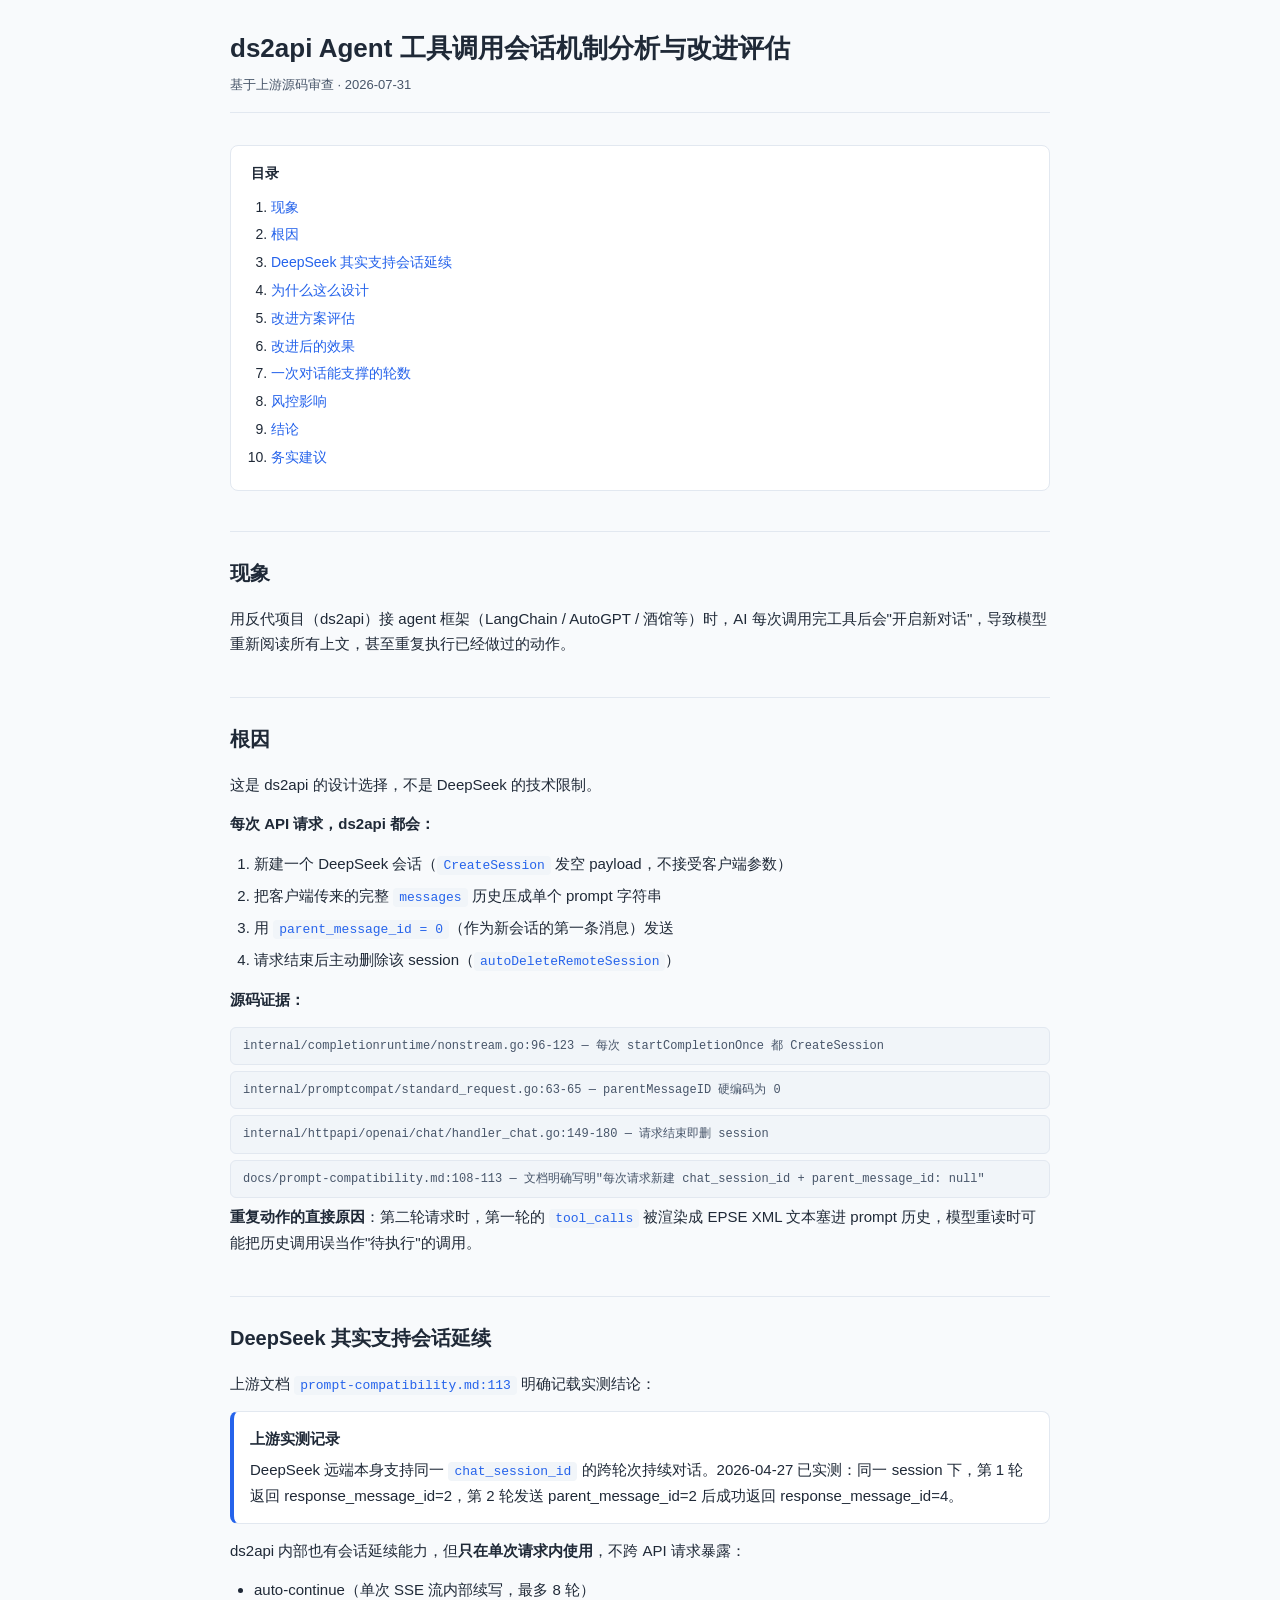
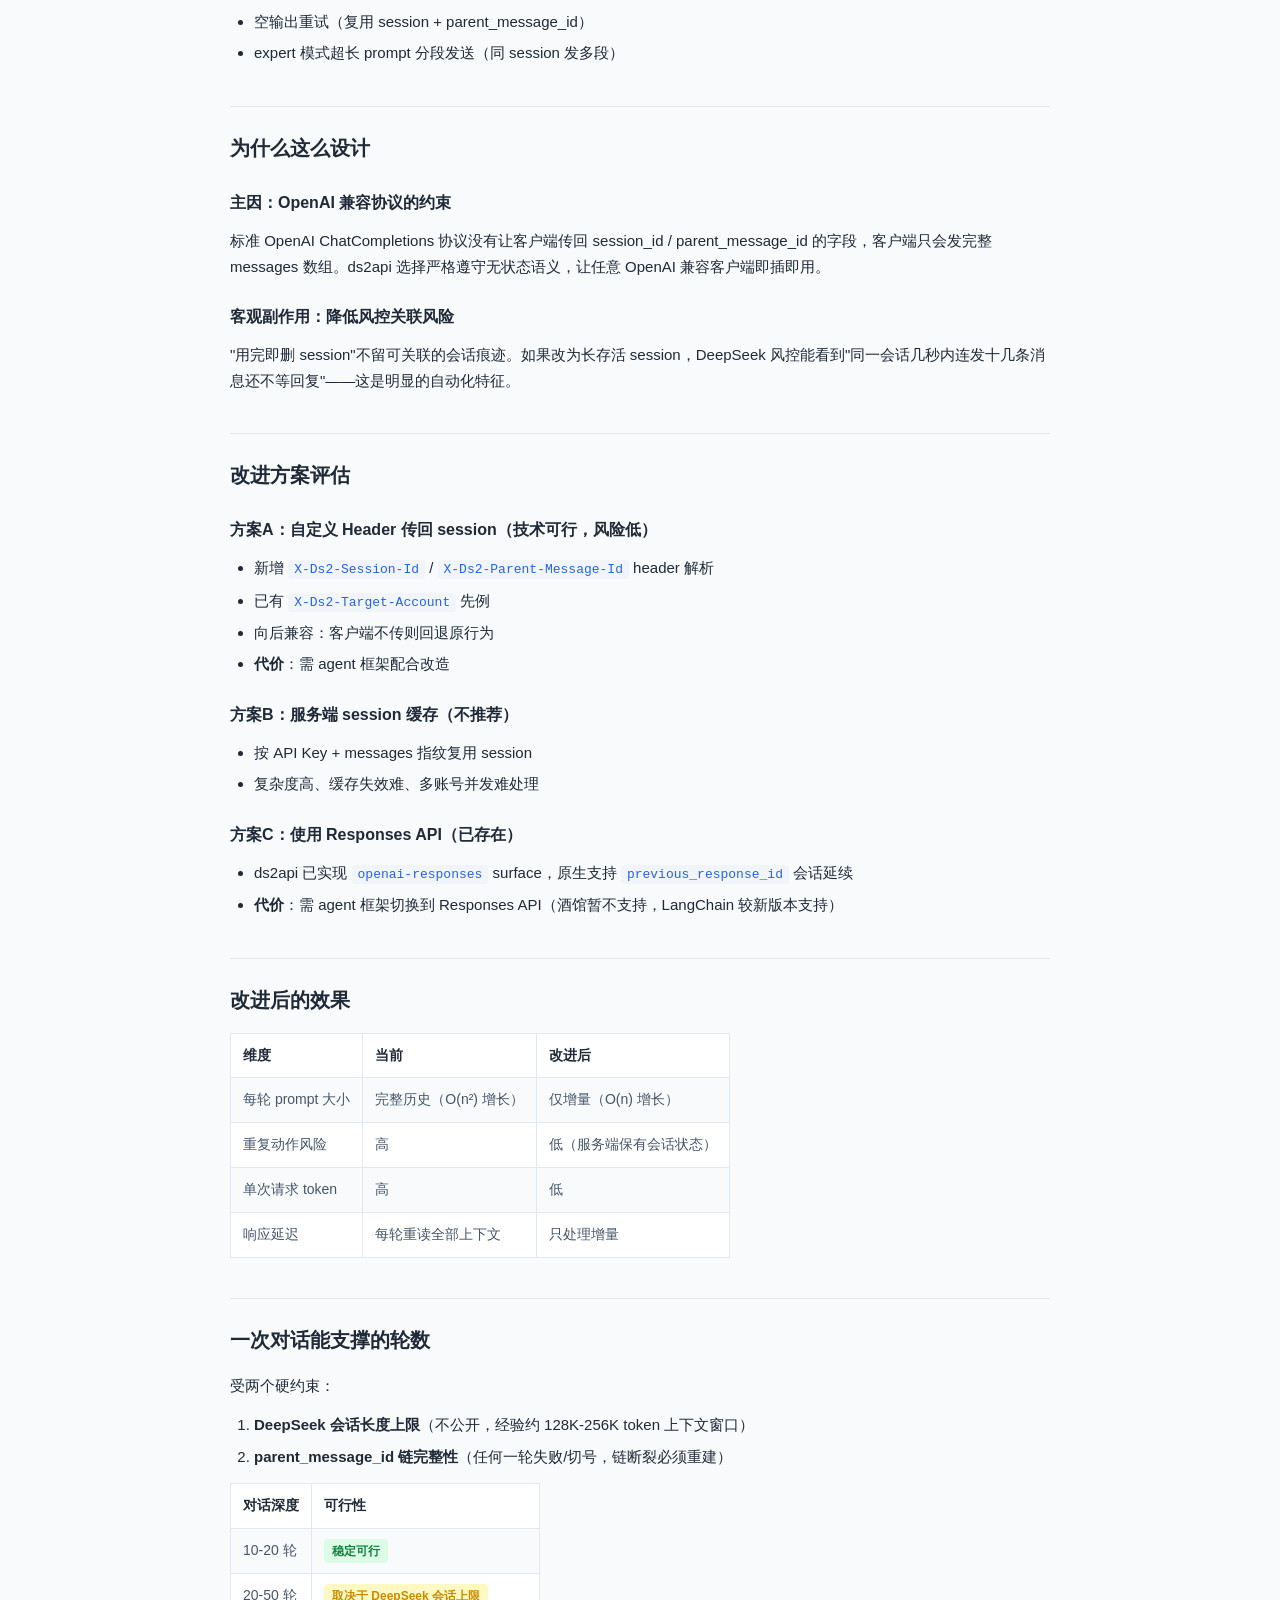
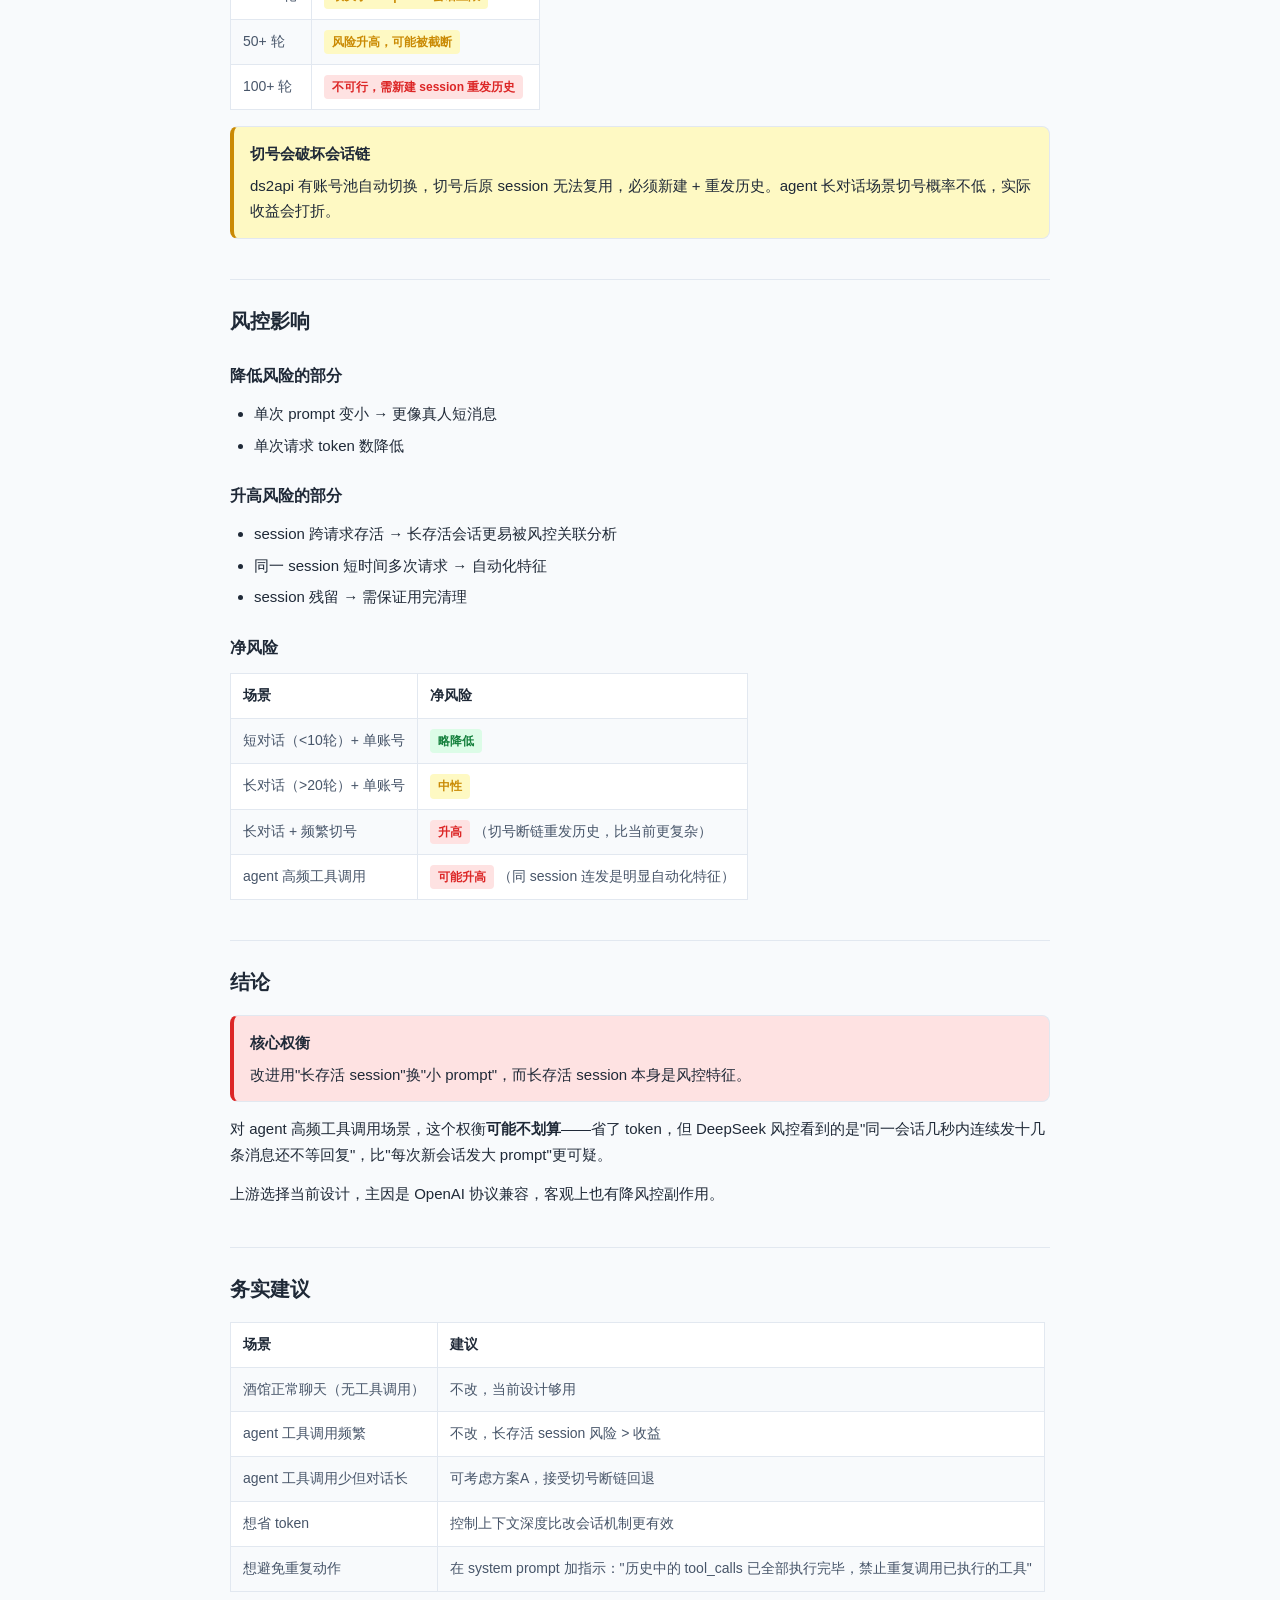
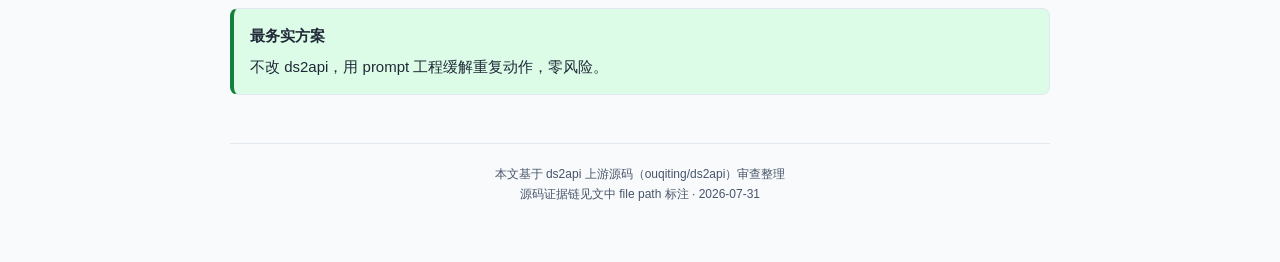
<file: docs/agent-session-analysis.html>
<!DOCTYPE html>
<html lang="zh-CN">
<head>
<meta charset="UTF-8">
<meta name="viewport" content="width=device-width, initial-scale=1.0">
<title>ds2api Agent 工具调用会话机制分析与改进评估</title>
<style>
:root {
    --bg: #f8fafc;
    --surface: #ffffff;
    --text: #1f2937;
    --text-light: #475569;
    --primary: #2563eb;
    --primary-light: #dbeafe;
    --green: #15803d;
    --green-light: #dcfce7;
    --red: #dc2626;
    --red-light: #fee2e2;
    --yellow: #ca8a04;
    --yellow-light: #fef9c3;
    --border: #e2e8f0;
    --code-bg: #f1f5f9;
}
@media (prefers-color-scheme: dark) {
    :root {
        --bg: #0f172a;
        --surface: #1e293b;
        --text: #f1f5f9;
        --text-light: #94a3b8;
        --primary: #3b82f6;
        --primary-light: #1e3a5f;
        --green: #22c55e;
        --green-light: #14532d;
        --red: #ef4444;
        --red-light: #7f1d1d;
        --yellow: #eab308;
        --yellow-light: #713f12;
        --border: #334155;
        --code-bg: #0f172a;
    }
}
* { box-sizing: border-box; }
body {
    margin: 0;
    padding: 0;
    background: var(--bg);
    color: var(--text);
    font-family: -apple-system, BlinkMacSystemFont, 'Segoe UI', 'PingFang SC', 'Hiragino Sans GB', 'Microsoft YaHei', sans-serif;
    line-height: 1.7;
    font-size: 15px;
}
.container {
    max-width: 860px;
    margin: 0 auto;
    padding: 32px 20px 64px;
}
h1 {
    font-size: 26px;
    font-weight: 700;
    margin: 0 0 8px;
    line-height: 1.3;
    color: var(--text);
}
.subtitle {
    color: var(--text-light);
    font-size: 13px;
    margin: 0 0 32px;
    padding-bottom: 16px;
    border-bottom: 1px solid var(--border);
}
h2 {
    font-size: 20px;
    font-weight: 600;
    margin: 40px 0 16px;
    padding-top: 24px;
    border-top: 1px solid var(--border);
    color: var(--text);
}
h3 {
    font-size: 16px;
    font-weight: 600;
    margin: 24px 0 12px;
    color: var(--text);
}
p { margin: 0 0 14px; }
ul, ol { margin: 0 0 14px; padding-left: 24px; }
li { margin-bottom: 6px; }
strong { color: var(--text); font-weight: 600; }
code {
    background: var(--code-bg);
    padding: 2px 6px;
    border-radius: 4px;
    font-size: 13px;
    font-family: 'SF Mono', Monaco, Consolas, monospace;
    color: var(--primary);
}
pre {
    background: var(--code-bg);
    padding: 14px 16px;
    border-radius: 8px;
    overflow-x: auto;
    border: 1px solid var(--border);
    margin: 0 0 14px;
}
pre code {
    background: none;
    padding: 0;
    color: var(--text);
    font-size: 13px;
}
table {
    width: 100%;
    border-collapse: collapse;
    margin: 0 0 16px;
    font-size: 14px;
    display: block;
    overflow-x: auto;
}
th, td {
    padding: 10px 12px;
    text-align: left;
    border: 1px solid var(--border);
    vertical-align: top;
}
th {
    background: var(--surface);
    font-weight: 600;
    color: var(--text);
    white-space: nowrap;
}
td { color: var(--text-light); }
tr:nth-child(even) td { background: var(--surface); }
.callout {
    background: var(--surface);
    border: 1px solid var(--border);
    border-left: 4px solid var(--primary);
    border-radius: 8px;
    padding: 14px 16px;
    margin: 0 0 14px;
}
.callout-warning {
    border-left-color: var(--yellow);
    background: var(--yellow-light);
}
.callout-success {
    border-left-color: var(--green);
    background: var(--green-light);
}
.callout-danger {
    border-left-color: var(--red);
    background: var(--red-light);
}
.callout-title {
    font-weight: 600;
    margin-bottom: 6px;
    color: var(--text);
}
.tag {
    display: inline-block;
    padding: 2px 8px;
    border-radius: 4px;
    font-size: 12px;
    font-weight: 600;
    margin-right: 4px;
}
.tag-green { background: var(--green-light); color: var(--green); }
.tag-red { background: var(--red-light); color: var(--red); }
.tag-yellow { background: var(--yellow-light); color: var(--yellow); }
.tag-blue { background: var(--primary-light); color: var(--primary); }
.source {
    background: var(--code-bg);
    border: 1px solid var(--border);
    border-radius: 6px;
    padding: 8px 12px;
    margin: 4px 0 6px;
    font-family: 'SF Mono', Monaco, Consolas, monospace;
    font-size: 12px;
    color: var(--text-light);
    word-break: break-all;
}
.toc {
    background: var(--surface);
    border: 1px solid var(--border);
    border-radius: 8px;
    padding: 16px 20px;
    margin: 0 0 32px;
}
.toc-title {
    font-weight: 600;
    margin-bottom: 10px;
    color: var(--text);
    font-size: 14px;
}
.toc ol {
    margin: 0;
    padding-left: 20px;
    font-size: 14px;
}
.toc li { margin-bottom: 4px; }
.toc a {
    color: var(--primary);
    text-decoration: none;
}
.toc a:hover { text-decoration: underline; }
.footer {
    margin-top: 48px;
    padding-top: 20px;
    border-top: 1px solid var(--border);
    color: var(--text-light);
    font-size: 12px;
    text-align: center;
}
@media (max-width: 640px) {
    .container { padding: 20px 14px 40px; }
    h1 { font-size: 22px; }
    h2 { font-size: 18px; }
    body { font-size: 14px; }
}
</style>
</head>
<body>
<div class="container">

<h1>ds2api Agent 工具调用会话机制分析与改进评估</h1>
<p class="subtitle">基于上游源码审查 · 2026-07-31</p>

<div class="toc">
    <div class="toc-title">目录</div>
    <ol>
        <li><a href="#sec1">现象</a></li>
        <li><a href="#sec2">根因</a></li>
        <li><a href="#sec3">DeepSeek 其实支持会话延续</a></li>
        <li><a href="#sec4">为什么这么设计</a></li>
        <li><a href="#sec5">改进方案评估</a></li>
        <li><a href="#sec6">改进后的效果</a></li>
        <li><a href="#sec7">一次对话能支撑的轮数</a></li>
        <li><a href="#sec8">风控影响</a></li>
        <li><a href="#sec9">结论</a></li>
        <li><a href="#sec10">务实建议</a></li>
    </ol>
</div>

<h2 id="sec1">现象</h2>
<p>用反代项目（ds2api）接 agent 框架（LangChain / AutoGPT / 酒馆等）时，AI 每次调用完工具后会"开启新对话"，导致模型重新阅读所有上文，甚至重复执行已经做过的动作。</p>

<h2 id="sec2">根因</h2>
<p>这是 ds2api 的设计选择，不是 DeepSeek 的技术限制。</p>
<p><strong>每次 API 请求，ds2api 都会：</strong></p>
<ol>
    <li>新建一个 DeepSeek 会话（<code>CreateSession</code> 发空 payload，不接受客户端参数）</li>
    <li>把客户端传来的完整 <code>messages</code> 历史压成单个 prompt 字符串</li>
    <li>用 <code>parent_message_id = 0</code>（作为新会话的第一条消息）发送</li>
    <li>请求结束后主动删除该 session（<code>autoDeleteRemoteSession</code>）</li>
</ol>
<p><strong>源码证据：</strong></p>
<div class="source">internal/completionruntime/nonstream.go:96-123 — 每次 startCompletionOnce 都 CreateSession</div>
<div class="source">internal/promptcompat/standard_request.go:63-65 — parentMessageID 硬编码为 0</div>
<div class="source">internal/httpapi/openai/chat/handler_chat.go:149-180 — 请求结束即删 session</div>
<div class="source">docs/prompt-compatibility.md:108-113 — 文档明确写明"每次请求新建 chat_session_id + parent_message_id: null"</div>
<p><strong>重复动作的直接原因</strong>：第二轮请求时，第一轮的 <code>tool_calls</code> 被渲染成 EPSE XML 文本塞进 prompt 历史，模型重读时可能把历史调用误当作"待执行"的调用。</p>

<h2 id="sec3">DeepSeek 其实支持会话延续</h2>
<p>上游文档 <code>prompt-compatibility.md:113</code> 明确记载实测结论：</p>
<div class="callout">
    <div class="callout-title">上游实测记录</div>
    DeepSeek 远端本身支持同一 <code>chat_session_id</code> 的跨轮次持续对话。2026-04-27 已实测：同一 session 下，第 1 轮返回 response_message_id=2，第 2 轮发送 parent_message_id=2 后成功返回 response_message_id=4。
</div>
<p>ds2api 内部也有会话延续能力，但<strong>只在单次请求内使用</strong>，不跨 API 请求暴露：</p>
<ul>
    <li>auto-continue（单次 SSE 流内部续写，最多 8 轮）</li>
    <li>空输出重试（复用 session + parent_message_id）</li>
    <li>expert 模式超长 prompt 分段发送（同 session 发多段）</li>
</ul>

<h2 id="sec4">为什么这么设计</h2>
<h3>主因：OpenAI 兼容协议的约束</h3>
<p>标准 OpenAI ChatCompletions 协议没有让客户端传回 session_id / parent_message_id 的字段，客户端只会发完整 messages 数组。ds2api 选择严格遵守无状态语义，让任意 OpenAI 兼容客户端即插即用。</p>
<h3>客观副作用：降低风控关联风险</h3>
<p>"用完即删 session"不留可关联的会话痕迹。如果改为长存活 session，DeepSeek 风控能看到"同一会话几秒内连发十几条消息还不等回复"——这是明显的自动化特征。</p>

<h2 id="sec5">改进方案评估</h2>
<h3>方案A：自定义 Header 传回 session（技术可行，风险低）</h3>
<ul>
    <li>新增 <code>X-Ds2-Session-Id</code> / <code>X-Ds2-Parent-Message-Id</code> header 解析</li>
    <li>已有 <code>X-Ds2-Target-Account</code> 先例</li>
    <li>向后兼容：客户端不传则回退原行为</li>
    <li><strong>代价</strong>：需 agent 框架配合改造</li>
</ul>
<h3>方案B：服务端 session 缓存（不推荐）</h3>
<ul>
    <li>按 API Key + messages 指纹复用 session</li>
    <li>复杂度高、缓存失效难、多账号并发难处理</li>
</ul>
<h3>方案C：使用 Responses API（已存在）</h3>
<ul>
    <li>ds2api 已实现 <code>openai-responses</code> surface，原生支持 <code>previous_response_id</code> 会话延续</li>
    <li><strong>代价</strong>：需 agent 框架切换到 Responses API（酒馆暂不支持，LangChain 较新版本支持）</li>
</ul>

<h2 id="sec6">改进后的效果</h2>
<table>
    <thead>
        <tr><th>维度</th><th>当前</th><th>改进后</th></tr>
    </thead>
    <tbody>
        <tr><td>每轮 prompt 大小</td><td>完整历史（O(n²) 增长）</td><td>仅增量（O(n) 增长）</td></tr>
        <tr><td>重复动作风险</td><td>高</td><td>低（服务端保有会话状态）</td></tr>
        <tr><td>单次请求 token</td><td>高</td><td>低</td></tr>
        <tr><td>响应延迟</td><td>每轮重读全部上下文</td><td>只处理增量</td></tr>
    </tbody>
</table>

<h2 id="sec7">一次对话能支撑的轮数</h2>
<p>受两个硬约束：</p>
<ol>
    <li><strong>DeepSeek 会话长度上限</strong>（不公开，经验约 128K-256K token 上下文窗口）</li>
    <li><strong>parent_message_id 链完整性</strong>（任何一轮失败/切号，链断裂必须重建）</li>
</ol>
<table>
    <thead>
        <tr><th>对话深度</th><th>可行性</th></tr>
    </thead>
    <tbody>
        <tr><td>10-20 轮</td><td><span class="tag tag-green">稳定可行</span></td></tr>
        <tr><td>20-50 轮</td><td><span class="tag tag-yellow">取决于 DeepSeek 会话上限</span></td></tr>
        <tr><td>50+ 轮</td><td><span class="tag tag-yellow">风险升高，可能被截断</span></td></tr>
        <tr><td>100+ 轮</td><td><span class="tag tag-red">不可行，需新建 session 重发历史</span></td></tr>
    </tbody>
</table>
<div class="callout callout-warning">
    <div class="callout-title">切号会破坏会话链</div>
    ds2api 有账号池自动切换，切号后原 session 无法复用，必须新建 + 重发历史。agent 长对话场景切号概率不低，实际收益会打折。
</div>

<h2 id="sec8">风控影响</h2>
<h3>降低风险的部分</h3>
<ul>
    <li>单次 prompt 变小 → 更像真人短消息</li>
    <li>单次请求 token 数降低</li>
</ul>
<h3>升高风险的部分</h3>
<ul>
    <li>session 跨请求存活 → 长存活会话更易被风控关联分析</li>
    <li>同一 session 短时间多次请求 → 自动化特征</li>
    <li>session 残留 → 需保证用完清理</li>
</ul>
<h3>净风险</h3>
<table>
    <thead>
        <tr><th>场景</th><th>净风险</th></tr>
    </thead>
    <tbody>
        <tr><td>短对话（&lt;10轮）+ 单账号</td><td><span class="tag tag-green">略降低</span></td></tr>
        <tr><td>长对话（&gt;20轮）+ 单账号</td><td><span class="tag tag-yellow">中性</span></td></tr>
        <tr><td>长对话 + 频繁切号</td><td><span class="tag tag-red">升高</span>（切号断链重发历史，比当前更复杂）</td></tr>
        <tr><td>agent 高频工具调用</td><td><span class="tag tag-red">可能升高</span>（同 session 连发是明显自动化特征）</td></tr>
    </tbody>
</table>

<h2 id="sec9">结论</h2>
<div class="callout callout-danger">
    <div class="callout-title">核心权衡</div>
    改进用"长存活 session"换"小 prompt"，而长存活 session 本身是风控特征。
</div>
<p>对 agent 高频工具调用场景，这个权衡<strong>可能不划算</strong>——省了 token，但 DeepSeek 风控看到的是"同一会话几秒内连续发十几条消息还不等回复"，比"每次新会话发大 prompt"更可疑。</p>
<p>上游选择当前设计，主因是 OpenAI 协议兼容，客观上也有降风控副作用。</p>

<h2 id="sec10">务实建议</h2>
<table>
    <thead>
        <tr><th>场景</th><th>建议</th></tr>
    </thead>
    <tbody>
        <tr><td>酒馆正常聊天（无工具调用）</td><td>不改，当前设计够用</td></tr>
        <tr><td>agent 工具调用频繁</td><td>不改，长存活 session 风险 &gt; 收益</td></tr>
        <tr><td>agent 工具调用少但对话长</td><td>可考虑方案A，接受切号断链回退</td></tr>
        <tr><td>想省 token</td><td>控制上下文深度比改会话机制更有效</td></tr>
        <tr><td>想避免重复动作</td><td>在 system prompt 加指示："历史中的 tool_calls 已全部执行完毕，禁止重复调用已执行的工具"</td></tr>
    </tbody>
</table>
<div class="callout callout-success">
    <div class="callout-title">最务实方案</div>
    不改 ds2api，用 prompt 工程缓解重复动作，零风险。
</div>

<div class="footer">
    本文基于 ds2api 上游源码（ouqiting/ds2api）审查整理<br>
    源码证据链见文中 file path 标注 · 2026-07-31
</div>

</div>
</body>
</html>
</file>
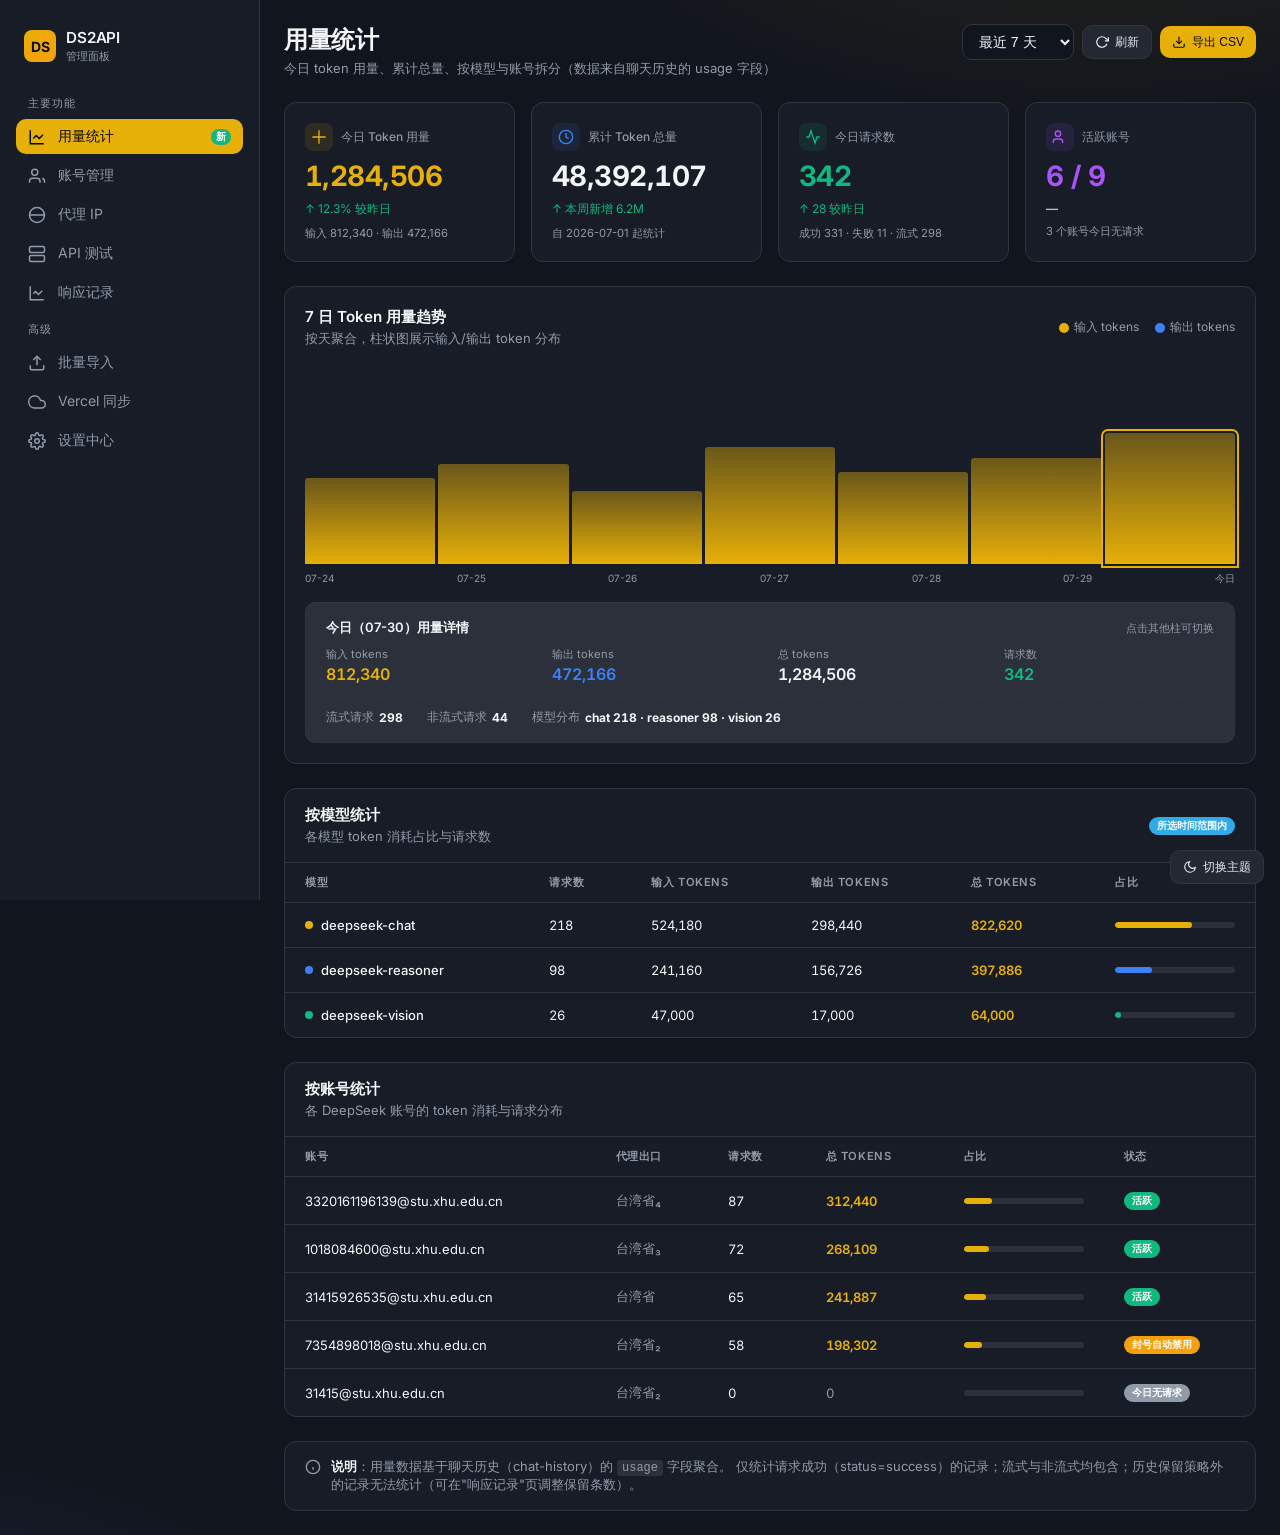
<file: docs/usage-statistics-preview.html>
<!DOCTYPE html>
<html lang="zh-CN" data-theme="dark">
<head>
<meta charset="UTF-8" />
<meta name="viewport" content="width=device-width, initial-scale=1.0" />
<title>用量统计 - UI 草稿（供检查）</title>
<link rel="preconnect" href="https://fonts.googleapis.com">
<link rel="preconnect" href="https://fonts.gstatic.com" crossorigin>
<link href="https://fonts.googleapis.com/css2?family=Inter:wght@100..900&display=swap" rel="stylesheet">
<style>
  /* ===== 完整复刻上游 webui 的 design tokens（dark 为默认，light 可切换） ===== */
  :root{
    --color-background:#11151d;--color-foreground:#f3f5f7;
    --color-card:#171c26;--color-card-foreground:#f3f5f7;
    --color-popover:#151923;--color-popover-foreground:#f3f5f7;
    --color-primary:#e7b008;--color-primary-foreground:#09090b;
    --color-secondary:#242833;--color-secondary-foreground:#e7ebef;
    --color-muted:#2b303b;--color-muted-foreground:#929baa;
    --color-accent:#2b303b;--color-accent-foreground:#f3f5f7;
    --color-destructive:#e14747;--color-destructive-foreground:#fafafa;
    --color-border:#303540;--color-input:#303540;--color-ring:#e7b008;
    --color-success:#10b77f;--color-warning:#f59f0a;--color-info:#30abe8;
    --radius:.625rem;
  }
  :root[data-theme=light]{
    --color-background:#f5f7f9;--color-foreground:#171d2b;
    --color-card:#fff;--color-card-foreground:#171d2b;
    --color-popover:#fff;--color-popover-foreground:#171d2b;
    --color-primary:#f6bb09;--color-primary-foreground:#09090b;
    --color-secondary:#e9edf1;--color-secondary-foreground:#20283c;
    --color-muted:#e9edf1;--color-muted-foreground:#606876;
    --color-accent:#f6f2e4;--color-accent-foreground:#654f0b;
    --color-destructive:#d62929;--color-destructive-foreground:#fff;
    --color-border:#dbdfe6;--color-input:#dbdfe6;--color-ring:#f6bb09;
  }
  *{box-sizing:border-box;border-color:var(--color-border)}
  html{color-scheme:dark}
  html[data-theme=light]{color-scheme:light}
  body{
    background:radial-gradient(60rem 30rem at 85% -10%, #e7b0081a, transparent 60%), radial-gradient(50rem 26rem at -10% 110%, #2e406b59, transparent 60%), var(--color-background);
    color:var(--color-foreground);margin:0;font-family:Inter,ui-sans-serif,system-ui,sans-serif;
    -webkit-font-smoothing:antialiased;-moz-osx-font-smoothing:grayscale;min-height:100vh;
  }
  :root[data-theme=light] body{background:radial-gradient(60rem 30rem at 85% -10%, #f6bb0914, transparent 60%), radial-gradient(50rem 26rem at -10% 110%, #adc9eb80, transparent 60%), var(--color-background)}
  ::-webkit-scrollbar{width:8px;height:8px}
  ::-webkit-scrollbar-track{background:0 0}
  ::-webkit-scrollbar-thumb{background:#434956b3;border-radius:999px}
  .card{background-color:var(--color-card);color:var(--color-card-foreground);border:1px solid var(--color-border);border-radius:calc(var(--radius) + .125rem);overflow:hidden;box-shadow:0 1px 2px #0000000f}
  .btn{border-radius:var(--radius);justify-content:center;align-items:center;gap:.375rem;padding:.5rem 1rem;font-size:.875rem;font-weight:500;line-height:1.25rem;transition:background-color .15s,color .15s,border-color .15s,box-shadow .15s,transform 50ms,filter .15s;display:inline-flex;cursor:pointer;border:0}
  .btn-primary{background-color:var(--color-primary);color:var(--color-primary-foreground);box-shadow:0 1px 2px #00000014}
  .btn-primary:hover{filter:brightness(1.06)}
  .btn-secondary{background-color:var(--color-secondary);color:var(--color-secondary-foreground);border:1px solid var(--color-border)}
  .btn-secondary:hover{background-color:var(--color-accent);color:var(--color-accent-foreground)}
  .btn-sm{padding:.375rem .75rem;font-size:.75rem}
  .input-field{border-radius:var(--radius);border:1px solid var(--color-input);background-color:var(--color-background);width:100%;height:2.5rem;color:var(--color-foreground);padding:.5rem .75rem;font-size:.875rem;display:flex}
  .text-muted-foreground{color:var(--color-muted-foreground)}
  .text-primary{color:var(--color-primary)}
  .text-foreground{color:var(--color-foreground)}
  .bg-muted{background-color:var(--color-muted)}
  .bg-primary\/10{background-color:color-mix(in srgb, var(--color-primary) 10%, transparent)}
  .bg-emerald-500\/10{background-color:#10b9811a}
  .bg-blue-500\/10{background-color:#3b82f61a}
  .bg-orange-500\/10{background-color:#f973161a}
  .bg-purple-500\/10{background-color:#a855f71a}
  .text-emerald-500{color:#10b981}
  .text-blue-500{color:#3b82f6}
  .text-orange-500{color:#f97316}
  .text-purple-500{color:#a855f7}
  .rounded-md{border-radius:calc(var(--radius) - 2px)}
  .rounded-lg{border-radius:var(--radius)}
  .rounded-full{border-radius:9999px}

  /* ===== 布局 ===== */
  .app{display:grid;grid-template-columns:260px 1fr;min-height:100vh}
  @media(max-width:1024px){.app{grid-template-columns:1fr}.sidebar{display:none}}

  /* 侧边栏 — 复刻上游结构，新增"用量统计"高亮 */
  .sidebar{background-color:var(--color-card);border-right:1px solid var(--color-border);padding:1rem;display:flex;flex-direction:column;gap:.25rem;position:sticky;top:0;height:100vh;overflow-y:auto}
  .brand{display:flex;align-items:center;gap:.625rem;padding:.75rem .5rem 1.25rem}
  .brand-logo{width:2rem;height:2rem;border-radius:.5rem;background:linear-gradient(135deg,var(--color-primary),#f59e0b);display:flex;align-items:center;justify-content:center;color:var(--color-primary-foreground);font-weight:700;font-size:.875rem}
  .brand-title{font-size:.95rem;font-weight:600;letter-spacing:-.01em}
  .brand-sub{font-size:.7rem;color:var(--color-muted-foreground);margin-top:.125rem}
  .nav-section{font-size:.7rem;color:var(--color-muted-foreground);padding:.5rem .75rem .25rem;letter-spacing:.08em;text-transform:uppercase}
  .nav-item{display:flex;align-items:center;gap:.75rem;padding:.5rem .75rem;border-radius:var(--radius);color:var(--color-muted-foreground);font-size:.875rem;cursor:pointer;transition:background-color .15s,color .15s;text-decoration:none}
  .nav-item:hover{background-color:var(--color-muted);color:var(--color-foreground)}
  .nav-item.active{background-color:var(--color-primary);color:var(--color-primary-foreground)}
  .nav-item svg{width:1.125rem;height:1.125rem;flex-shrink:0}
  .nav-item.new::after{content:"新";font-size:.625rem;background:var(--color-success);color:#fff;padding:.0625rem .3125rem;border-radius:9999px;margin-left:auto;font-weight:600}

  /* 主内容区 */
  .main{padding:1.5rem;max-width:1400px}
  .page-header{display:flex;align-items:flex-start;justify-content:space-between;gap:1rem;margin-bottom:1.5rem;flex-wrap:wrap}
  .page-title{font-size:1.5rem;font-weight:600;letter-spacing:-.02em;margin:0}
  .page-desc{font-size:.8125rem;color:var(--color-muted-foreground);margin-top:.25rem}
  .toolbar{display:flex;align-items:center;gap:.5rem;flex-wrap:wrap}

  /* 统计卡 */
  .stats-grid{display:grid;grid-template-columns:repeat(4,1fr);gap:1rem;margin-bottom:1.5rem}
  @media(max-width:900px){.stats-grid{grid-template-columns:repeat(2,1fr)}}
  @media(max-width:520px){.stats-grid{grid-template-columns:1fr}}
  .stat-card{padding:1.25rem;display:flex;flex-direction:column;gap:.5rem}
  .stat-label{display:flex;align-items:center;gap:.5rem;font-size:.75rem;color:var(--color-muted-foreground);font-weight:500}
  .stat-icon{width:1.75rem;height:1.75rem;border-radius:.5rem;display:flex;align-items:center;justify-content:center}
  .stat-value{font-size:1.75rem;font-weight:700;letter-spacing:-.02em;font-variant-numeric:tabular-nums}
  .stat-delta{font-size:.75rem;display:flex;align-items:center;gap:.25rem}
  .stat-delta.up{color:var(--color-success)}
  .stat-delta.down{color:var(--color-destructive)}
  .stat-sub{font-size:.7rem;color:var(--color-muted-foreground)}

  /* 趋势图卡 */
  .chart-card{padding:1.25rem;margin-bottom:1.5rem}
  .chart-header{display:flex;align-items:center;justify-content:space-between;margin-bottom:1rem;flex-wrap:wrap;gap:.5rem}
  .chart-title{font-size:.95rem;font-weight:600}
  .chart-legend{display:flex;gap:1rem;font-size:.75rem;color:var(--color-muted-foreground)}
  .chart-legend span{display:flex;align-items:center;gap:.3125rem}
  .chart-legend i{width:.625rem;height:.625rem;border-radius:9999px;display:inline-block}
  .chart{height:200px;display:flex;align-items:flex-end;gap:3px;padding-top:.5rem;position:relative}
  .chart-bar{flex:1;background:linear-gradient(to top, var(--color-primary), color-mix(in srgb, var(--color-primary) 40%, transparent));border-radius:3px 3px 0 0;min-height:4px;position:relative;transition:opacity .15s, transform .15s;cursor:pointer}
  .chart-bar:hover{opacity:.85;transform:translateY(-2px)}
  .chart-bar.selected{outline:2px solid var(--color-primary);outline-offset:2px;opacity:1}
  .chart-bar.alt{background:linear-gradient(to top, #3b82f6, #3b82f640)}
  .chart-x{display:flex;justify-content:space-between;font-size:.625rem;color:var(--color-muted-foreground);margin-top:.5rem}

  /* 悬浮 tooltip */
  .chart-tooltip{position:absolute;bottom:calc(100% + 8px);left:50%;transform:translateX(-50%);background:var(--color-popover);color:var(--color-popover-foreground);border:1px solid var(--color-border);border-radius:var(--radius);padding:.5rem .75rem;font-size:.75rem;white-space:nowrap;box-shadow:0 4px 12px #00000040;opacity:0;pointer-events:none;transition:opacity .15s;z-index:10}
  .chart-bar:hover .chart-tooltip{opacity:1}
  .chart-tooltip .tt-title{font-weight:600;margin-bottom:.25rem}
  .chart-tooltip .tt-row{display:flex;justify-content:space-between;gap:1rem;line-height:1.4}
  .chart-tooltip .tt-row .tt-k{color:var(--color-muted-foreground)}
  .chart-tooltip .tt-row .tt-v{font-variant-numeric:tabular-nums;font-weight:500}
  .chart-tooltip .tt-dot{display:inline-block;width:.5rem;height:.5rem;border-radius:9999px;margin-right:.3125rem;vertical-align:middle}

  /* 点击展开的详情卡 */
  .chart-detail{margin-top:1rem;padding:1rem 1.25rem;background:var(--color-muted);border-radius:var(--radius);border:1px solid var(--color-border);font-size:.8125rem;display:none}
  .chart-detail.show{display:block}
  .chart-detail-title{font-weight:600;margin-bottom:.625rem;display:flex;align-items:center;justify-content:space-between}
  .chart-detail-grid{display:grid;grid-template-columns:repeat(4,1fr);gap:1rem}
  @media(max-width:640px){.chart-detail-grid{grid-template-columns:repeat(2,1fr)}}
  .chart-detail-item .k{font-size:.7rem;color:var(--color-muted-foreground);margin-bottom:.125rem}
  .chart-detail-item .v{font-size:1rem;font-weight:600;font-variant-numeric:tabular-nums}
  .chart-detail-breakdown{margin-top:.75rem;padding-top:.75rem;border-top:1px dashed var(--color-border);display:flex;gap:1.5rem;flex-wrap:wrap;font-size:.75rem}
  .chart-detail-breakdown span{display:flex;align-items:center;gap:.3125rem;color:var(--color-muted-foreground)}
  .chart-detail-breakdown b{color:var(--color-foreground);font-variant-numeric:tabular-nums}

  /* 模型用量表 */
  .model-card{padding:0;margin-bottom:1.5rem}
  .model-header{padding:1rem 1.25rem;border-bottom:1px solid var(--color-border);display:flex;align-items:center;justify-content:space-between;flex-wrap:wrap;gap:.5rem}
  .model-title{font-size:.95rem;font-weight:600}
  .table-wrap{overflow-x:auto}
  table{width:100%;border-collapse:collapse;font-size:.8125rem}
  thead th{text-align:left;padding:.75rem 1.25rem;font-size:.7rem;font-weight:600;color:var(--color-muted-foreground);letter-spacing:.05em;text-transform:uppercase;border-bottom:1px solid var(--color-border);white-space:nowrap}
  tbody td{padding:.875rem 1.25rem;border-bottom:1px solid var(--color-border)}
  tbody tr:last-child td{border-bottom:0}
  tbody tr:hover{background-color:var(--color-muted)}
  .model-name{display:flex;align-items:center;gap:.5rem;font-weight:500}
  .model-dot{width:.5rem;height:.5rem;border-radius:9999px;flex-shrink:0}
  .num{font-variant-numeric:tabular-nums}
  .bar-cell{width:160px}
  .mini-bar{height:6px;background:var(--color-muted);border-radius:9999px;overflow:hidden}
  .mini-bar-fill{height:100%;background:var(--color-primary);border-radius:9999px}

  /* 账号用量表 */
  .empty-note{padding:1.25rem;font-size:.8125rem;color:var(--color-muted-foreground);text-align:center}

  /* 切换主题按钮（仅预览用） */
  .theme-toggle{position:fixed;bottom:1rem;right:1rem;z-index:50}

  .badge{display:inline-flex;align-items:center;gap:.25rem;font-size:.625rem;padding:.125rem .5rem;border-radius:9999px;font-weight:600}
  .badge-info{background:var(--color-info);color:#fff}
</style>
</head>
<body>

<div class="app">
  <!-- 侧边栏（展示"用量统计"已插入到账号管理上方） -->
  <aside class="sidebar">
    <div class="brand">
      <div class="brand-logo">DS</div>
      <div>
        <div class="brand-title">DS2API</div>
        <div class="brand-sub">管理面板</div>
      </div>
    </div>
    <div class="nav-section">主要功能</div>
    <a class="nav-item new active" href="#">
      <svg viewBox="0 0 24 24" fill="none" stroke="currentColor" stroke-width="2"><path d="M3 3v18h18"/><path d="M7 14l4-4 4 4 5-5"/></svg>
      用量统计
    </a>
    <a class="nav-item" href="#">
      <svg viewBox="0 0 24 24" fill="none" stroke="currentColor" stroke-width="2"><path d="M16 21v-2a4 4 0 0 0-4-4H6a4 4 0 0 0-4 4v2"/><circle cx="9" cy="7" r="4"/><path d="M22 21v-2a4 4 0 0 0-3-3.87"/></svg>
      账号管理
    </a>
    <a class="nav-item" href="#">
      <svg viewBox="0 0 24 24" fill="none" stroke="currentColor" stroke-width="2"><circle cx="12" cy="12" r="10"/><line x1="2" y1="12" x2="22" y2="12"/></svg>
      代理 IP
    </a>
    <a class="nav-item" href="#">
      <svg viewBox="0 0 24 24" fill="none" stroke="currentColor" stroke-width="2"><rect x="2" y="2" width="20" height="8" rx="2"/><rect x="2" y="14" width="20" height="8" rx="2"/></svg>
      API 测试
    </a>
    <a class="nav-item" href="#">
      <svg viewBox="0 0 24 24" fill="none" stroke="currentColor" stroke-width="2"><path d="M3 3v18h18"/><path d="M19 9l-5 5-4-4-3 3"/></svg>
      响应记录
    </a>
    <div class="nav-section">高级</div>
    <a class="nav-item" href="#">
      <svg viewBox="0 0 24 24" fill="none" stroke="currentColor" stroke-width="2"><path d="M21 15v4a2 2 0 0 1-2 2H5a2 2 0 0 1-2-2v-4"/><polyline points="17 8 12 3 7 8"/><line x1="12" y1="3" x2="12" y2="15"/></svg>
      批量导入
    </a>
    <a class="nav-item" href="#">
      <svg viewBox="0 0 24 24" fill="none" stroke="currentColor" stroke-width="2"><path d="M18 10h-1.26A8 8 0 1 0 9 20h9a5 5 0 0 0 0-10z"/></svg>
      Vercel 同步
    </a>
    <a class="nav-item" href="#">
      <svg viewBox="0 0 24 24" fill="none" stroke="currentColor" stroke-width="2"><circle cx="12" cy="12" r="3"/><path d="M19.4 15a1.65 1.65 0 0 0 .33 1.82l.06.06a2 2 0 0 1 0 2.83 2 2 0 0 1-2.83 0l-.06-.06a1.65 1.65 0 0 0-1.82-.33 1.65 1.65 0 0 0-1 1.51V21a2 2 0 0 1-4 0v-.09A1.65 1.65 0 0 0 9 19.4a1.65 1.65 0 0 0-1.82.33l-.06.06a2 2 0 0 1-2.83 0 2 2 0 0 1 0-2.83l.06-.06a1.65 1.65 0 0 0 .33-1.82 1.65 1.65 0 0 0-1.51-1H3a2 2 0 0 1 0-4h.09A1.65 1.65 0 0 0 4.6 9a1.65 1.65 0 0 0-.33-1.82l-.06-.06a2 2 0 0 1 0-2.83 2 2 0 0 1 2.83 0l.06.06a1.65 1.65 0 0 0 1.82.33H9a1.65 1.65 0 0 0 1-1.51V3a2 2 0 0 1 4 0v.09a1.65 1.65 0 0 0 1 1.51 1.65 1.65 0 0 0 1.82-.33l.06-.06a2 2 0 0 1 2.83 0 2 2 0 0 1 0 2.83l-.06.06a1.65 1.65 0 0 0-.33 1.82V9a1.65 1.65 0 0 0 1.51 1H21a2 2 0 0 1 0 4h-.09a1.65 1.65 0 0 0-1.51 1z"/></svg>
      设置中心
    </a>
  </aside>

  <!-- 主内容 -->
  <main class="main">
    <div class="page-header">
      <div>
        <h1 class="page-title">用量统计</h1>
        <div class="page-desc">今日 token 用量、累计总量、按模型与账号拆分（数据来自聊天历史的 usage 字段）</div>
      </div>
      <div class="toolbar">
        <select class="input-field" style="width:auto;height:2.25rem">
          <option>最近 7 天</option>
          <option>今日</option>
          <option>最近 30 天</option>
          <option>全部</option>
        </select>
        <button class="btn btn-secondary btn-sm">
          <svg width="14" height="14" viewBox="0 0 24 24" fill="none" stroke="currentColor" stroke-width="2"><polyline points="23 4 23 10 17 10"/><path d="M20.49 15a9 9 0 1 1-2.12-9.36L23 10"/></svg>
          刷新
        </button>
        <button class="btn btn-primary btn-sm">
          <svg width="14" height="14" viewBox="0 0 24 24" fill="none" stroke="currentColor" stroke-width="2"><path d="M21 15v4a2 2 0 0 1-2 2H5a2 2 0 0 1-2-2v-4"/><polyline points="7 10 12 15 17 10"/><line x1="12" y1="15" x2="12" y2="3"/></svg>
          导出 CSV
        </button>
      </div>
    </div>

    <!-- 概览卡片：今日/总量/请求数/活跃账号 -->
    <div class="stats-grid">
      <div class="card stat-card">
        <div class="stat-label">
          <div class="stat-icon bg-primary/10"><svg width="16" height="16" viewBox="0 0 24 24" fill="none" stroke="var(--color-primary)" stroke-width="2"><path d="M12 2v20M2 12h20"/></svg></div>
          今日 Token 用量
        </div>
        <div class="stat-value text-primary">1,284,506</div>
        <div class="stat-delta up">↑ 12.3% 较昨日</div>
        <div class="stat-sub">输入 812,340 · 输出 472,166</div>
      </div>
      <div class="card stat-card">
        <div class="stat-label">
          <div class="stat-icon bg-blue-500/10"><svg width="16" height="16" viewBox="0 0 24 24" fill="none" stroke="#3b82f6" stroke-width="2"><circle cx="12" cy="12" r="10"/><polyline points="12 6 12 12 16 14"/></svg></div>
          累计 Token 总量
        </div>
        <div class="stat-value">48,392,107</div>
        <div class="stat-delta up">↑ 本周新增 6.2M</div>
        <div class="stat-sub">自 2026-07-01 起统计</div>
      </div>
      <div class="card stat-card">
        <div class="stat-label">
          <div class="stat-icon bg-emerald-500/10"><svg width="16" height="16" viewBox="0 0 24 24" fill="none" stroke="#10b981" stroke-width="2"><path d="M22 12h-4l-3 9L9 3l-3 9H2"/></svg></div>
          今日请求数
        </div>
        <div class="stat-value text-emerald-500">342</div>
        <div class="stat-delta up">↑ 28 较昨日</div>
        <div class="stat-sub">成功 331 · 失败 11 · 流式 298</div>
      </div>
      <div class="card stat-card">
        <div class="stat-label">
          <div class="stat-icon bg-purple-500/10"><svg width="16" height="16" viewBox="0 0 24 24" fill="none" stroke="#a855f7" stroke-width="2"><path d="M16 21v-2a4 4 0 0 0-4-4H6a4 4 0 0 0-4 4v2"/><circle cx="9" cy="7" r="4"/></svg></div>
          活跃账号
        </div>
        <div class="stat-value text-purple-500">6 / 9</div>
        <div class="stat-delta">—</div>
        <div class="stat-sub">3 个账号今日无请求</div>
      </div>
    </div>

    <!-- 7 日趋势图 -->
    <div class="card chart-card">
      <div class="chart-header">
        <div>
          <div class="chart-title">7 日 Token 用量趋势</div>
          <div class="page-desc" style="margin-top:.125rem">按天聚合，柱状图展示输入/输出 token 分布</div>
        </div>
        <div class="chart-legend">
          <span><i style="background:var(--color-primary)"></i>输入 tokens</span>
          <span><i style="background:#3b82f6"></i>输出 tokens</span>
        </div>
      </div>
      <div class="chart" id="tokenChart">
        <!-- 7 根柱，每根带 tooltip + 点击展开详情。data-* 用于 JS 渲染详情卡 -->
        <div class="chart-bar" style="height:45%" data-date="07-24（周三）" data-input="620,440" data-output="358,920" data-total="979,360" data-requests="241" data-stream="218" data-models="deepseek-chat:185,deepseek-reasoner:48,deepseek-vision:8">
          <div class="chart-tooltip">
            <div class="tt-title">07-24（周三）</div>
            <div class="tt-row"><span class="tt-k"><i class="tt-dot" style="background:var(--color-primary)"></i>输入</span><span class="tt-v">620,440</span></div>
            <div class="tt-row"><span class="tt-k"><i class="tt-dot" style="background:#3b82f6"></i>输出</span><span class="tt-v">358,920</span></div>
            <div class="tt-row"><span class="tt-k">总计</span><span class="tt-v">979,360</span></div>
            <div class="tt-row"><span class="tt-k">请求数</span><span class="tt-v">241</span></div>
          </div>
        </div>
        <div class="chart-bar" style="height:52%" data-date="07-25（周四）" data-input="720,180" data-output="412,560" data-total="1,132,740" data-requests="289" data-stream="261" data-models="deepseek-chat:214,deepseek-reasoner:62,deepseek-vision:13">
          <div class="chart-tooltip">
            <div class="tt-title">07-25（周四）</div>
            <div class="tt-row"><span class="tt-k"><i class="tt-dot" style="background:var(--color-primary)"></i>输入</span><span class="tt-v">720,180</span></div>
            <div class="tt-row"><span class="tt-k"><i class="tt-dot" style="background:#3b82f6"></i>输出</span><span class="tt-v">412,560</span></div>
            <div class="tt-row"><span class="tt-k">总计</span><span class="tt-v">1,132,740</span></div>
            <div class="tt-row"><span class="tt-k">请求数</span><span class="tt-v">289</span></div>
          </div>
        </div>
        <div class="chart-bar" style="height:38%" data-date="07-26（周五）" data-input="530,220" data-output="298,140" data-total="828,360" data-requests="198" data-stream="178" data-models="deepseek-chat:152,deepseek-reasoner:38,deepseek-vision:8">
          <div class="chart-tooltip">
            <div class="tt-title">07-26（周五）</div>
            <div class="tt-row"><span class="tt-k"><i class="tt-dot" style="background:var(--color-primary)"></i>输入</span><span class="tt-v">530,220</span></div>
            <div class="tt-row"><span class="tt-k"><i class="tt-dot" style="background:#3b82f6"></i>输出</span><span class="tt-v">298,140</span></div>
            <div class="tt-row"><span class="tt-k">总计</span><span class="tt-v">828,360</span></div>
            <div class="tt-row"><span class="tt-k">请求数</span><span class="tt-v">198</span></div>
          </div>
        </div>
        <div class="chart-bar" style="height:61%" data-date="07-27（周六）" data-input="845,300" data-output="492,180" data-total="1,337,480" data-requests="324" data-stream="295" data-models="deepseek-chat:241,deepseek-reasoner:68,deepseek-vision:15">
          <div class="chart-tooltip">
            <div class="tt-title">07-27（周六）</div>
            <div class="tt-row"><span class="tt-k"><i class="tt-dot" style="background:var(--color-primary)"></i>输入</span><span class="tt-v">845,300</span></div>
            <div class="tt-row"><span class="tt-k"><i class="tt-dot" style="background:#3b82f6"></i>输出</span><span class="tt-v">492,180</span></div>
            <div class="tt-row"><span class="tt-k">总计</span><span class="tt-v">1,337,480</span></div>
            <div class="tt-row"><span class="tt-k">请求数</span><span class="tt-v">324</span></div>
          </div>
        </div>
        <div class="chart-bar" style="height:48%" data-date="07-28（周日）" data-input="668,750" data-output="384,920" data-total="1,053,670" data-requests="265" data-stream="238" data-models="deepseek-chat:198,deepseek-reasoner:55,deepseek-vision:12">
          <div class="chart-tooltip">
            <div class="tt-title">07-28（周日）</div>
            <div class="tt-row"><span class="tt-k"><i class="tt-dot" style="background:var(--color-primary)"></i>输入</span><span class="tt-v">668,750</span></div>
            <div class="tt-row"><span class="tt-k"><i class="tt-dot" style="background:#3b82f6"></i>输出</span><span class="tt-v">384,920</span></div>
            <div class="tt-row"><span class="tt-k">总计</span><span class="tt-v">1,053,670</span></div>
            <div class="tt-row"><span class="tt-k">请求数</span><span class="tt-v">265</span></div>
          </div>
        </div>
        <div class="chart-bar" style="height:55%" data-date="07-29（周一）" data-input="760,440" data-output="421,180" data-total="1,181,620" data-requests="298" data-stream="272" data-models="deepseek-chat:222,deepseek-reasoner:60,deepseek-vision:16">
          <div class="chart-tooltip">
            <div class="tt-title">07-29（周一）</div>
            <div class="tt-row"><span class="tt-k"><i class="tt-dot" style="background:var(--color-primary)"></i>输入</span><span class="tt-v">760,440</span></div>
            <div class="tt-row"><span class="tt-k"><i class="tt-dot" style="background:#3b82f6"></i>输出</span><span class="tt-v">421,180</span></div>
            <div class="tt-row"><span class="tt-k">总计</span><span class="tt-v">1,181,620</span></div>
            <div class="tt-row"><span class="tt-k">请求数</span><span class="tt-v">298</span></div>
          </div>
        </div>
        <div class="chart-bar selected" style="height:68%" data-date="今日（07-30）" data-input="812,340" data-output="472,166" data-total="1,284,506" data-requests="342" data-stream="298" data-models="deepseek-chat:218,deepseek-reasoner:98,deepseek-vision:26">
          <div class="chart-tooltip">
            <div class="tt-title">今日（07-30）</div>
            <div class="tt-row"><span class="tt-k"><i class="tt-dot" style="background:var(--color-primary)"></i>输入</span><span class="tt-v">812,340</span></div>
            <div class="tt-row"><span class="tt-k"><i class="tt-dot" style="background:#3b82f6"></i>输出</span><span class="tt-v">472,166</span></div>
            <div class="tt-row"><span class="tt-k">总计</span><span class="tt-v">1,284,506</span></div>
            <div class="tt-row"><span class="tt-k">请求数</span><span class="tt-v">342</span></div>
          </div>
        </div>
      </div>
      <div class="chart-x">
        <span>07-24</span><span>07-25</span><span>07-26</span><span>07-27</span><span>07-28</span><span>07-29</span><span>今日</span>
      </div>

      <!-- 点击柱状图展开的详情卡（默认显示"今日"，因为今日柱预选中） -->
      <div class="chart-detail show" id="chartDetail">
        <div class="chart-detail-title">
          <span id="detailDate">今日（07-30）用量详情</span>
          <span style="font-size:.7rem;color:var(--color-muted-foreground);font-weight:400">点击其他柱可切换</span>
        </div>
        <div class="chart-detail-grid">
          <div class="chart-detail-item"><div class="k">输入 tokens</div><div class="v text-primary" id="detailInput">812,340</div></div>
          <div class="chart-detail-item"><div class="k">输出 tokens</div><div class="v text-blue-500" id="detailOutput">472,166</div></div>
          <div class="chart-detail-item"><div class="k">总 tokens</div><div class="v" id="detailTotal">1,284,506</div></div>
          <div class="chart-detail-item"><div class="k">请求数</div><div class="v text-emerald-500" id="detailRequests">342</div></div>
        </div>
        <div class="chart-detail-breakdown">
          <span>流式请求 <b id="detailStream">298</b></span>
          <span>非流式请求 <b id="detailNonStream">44</b></span>
          <span>模型分布 <b id="detailModels">chat 218 · reasoner 98 · vision 26</b></span>
        </div>
      </div>
    </div>

    <!-- 模型维度用量表 -->
    <div class="card model-card">
      <div class="model-header">
        <div>
          <div class="model-title">按模型统计</div>
          <div class="page-desc" style="margin-top:.125rem">各模型 token 消耗占比与请求数</div>
        </div>
        <span class="badge badge-info">所选时间范围内</span>
      </div>
      <div class="table-wrap">
        <table>
          <thead>
            <tr>
              <th>模型</th>
              <th>请求数</th>
              <th>输入 tokens</th>
              <th>输出 tokens</th>
              <th>总 tokens</th>
              <th>占比</th>
            </tr>
          </thead>
          <tbody>
            <tr>
              <td><div class="model-name"><span class="model-dot" style="background:var(--color-primary)"></span>deepseek-chat</div></td>
              <td class="num">218</td>
              <td class="num">524,180</td>
              <td class="num">298,440</td>
              <td class="num text-primary" style="font-weight:600">822,620</td>
              <td class="bar-cell"><div class="mini-bar"><div class="mini-bar-fill" style="width:64%"></div></div></td>
            </tr>
            <tr>
              <td><div class="model-name"><span class="model-dot" style="background:#3b82f6"></span>deepseek-reasoner</div></td>
              <td class="num">98</td>
              <td class="num">241,160</td>
              <td class="num">156,726</td>
              <td class="num text-primary" style="font-weight:600">397,886</td>
              <td class="bar-cell"><div class="mini-bar"><div class="mini-bar-fill" style="width:31%;background:#3b82f6"></div></div></td>
            </tr>
            <tr>
              <td><div class="model-name"><span class="model-dot" style="background:#10b981"></span>deepseek-vision</div></td>
              <td class="num">26</td>
              <td class="num">47,000</td>
              <td class="num">17,000</td>
              <td class="num text-primary" style="font-weight:600">64,000</td>
              <td class="bar-cell"><div class="mini-bar"><div class="mini-bar-fill" style="width:5%;background:#10b981"></div></div></td>
            </tr>
          </tbody>
        </table>
      </div>
    </div>

    <!-- 账号维度用量表 -->
    <div class="card model-card">
      <div class="model-header">
        <div>
          <div class="model-title">按账号统计</div>
          <div class="page-desc" style="margin-top:.125rem">各 DeepSeek 账号的 token 消耗与请求分布</div>
        </div>
      </div>
      <div class="table-wrap">
        <table>
          <thead>
            <tr>
              <th>账号</th>
              <th>代理出口</th>
              <th>请求数</th>
              <th>总 tokens</th>
              <th>占比</th>
              <th>状态</th>
            </tr>
          </thead>
          <tbody>
            <tr>
              <td>3320161196139@stu.xhu.edu.cn</td>
              <td class="text-muted-foreground">台湾省₄</td>
              <td class="num">87</td>
              <td class="num text-primary" style="font-weight:600">312,440</td>
              <td class="bar-cell"><div class="mini-bar"><div class="mini-bar-fill" style="width:24%"></div></div></td>
              <td><span class="badge" style="background:var(--color-success);color:#fff">活跃</span></td>
            </tr>
            <tr>
              <td>1018084600@stu.xhu.edu.cn</td>
              <td class="text-muted-foreground">台湾省₃</td>
              <td class="num">72</td>
              <td class="num text-primary" style="font-weight:600">268,109</td>
              <td class="bar-cell"><div class="mini-bar"><div class="mini-bar-fill" style="width:21%"></div></div></td>
              <td><span class="badge" style="background:var(--color-success);color:#fff">活跃</span></td>
            </tr>
            <tr>
              <td>31415926535@stu.xhu.edu.cn</td>
              <td class="text-muted-foreground">台湾省</td>
              <td class="num">65</td>
              <td class="num text-primary" style="font-weight:600">241,887</td>
              <td class="bar-cell"><div class="mini-bar"><div class="mini-bar-fill" style="width:19%"></div></div></td>
              <td><span class="badge" style="background:var(--color-success);color:#fff">活跃</span></td>
            </tr>
            <tr>
              <td>7354898018@stu.xhu.edu.cn</td>
              <td class="text-muted-foreground">台湾省₂</td>
              <td class="num">58</td>
              <td class="num text-primary" style="font-weight:600">198,302</td>
              <td class="bar-cell"><div class="mini-bar"><div class="mini-bar-fill" style="width:15%"></div></div></td>
              <td><span class="badge" style="background:var(--color-warning);color:#fff">封号自动禁用</span></td>
            </tr>
            <tr>
              <td>31415@stu.xhu.edu.cn</td>
              <td class="text-muted-foreground">台湾省₂</td>
              <td class="num">0</td>
              <td class="num text-muted-foreground">0</td>
              <td class="bar-cell"><div class="mini-bar"><div class="mini-bar-fill" style="width:0%"></div></div></td>
              <td><span class="badge" style="background:var(--color-muted-foreground);color:#fff">今日无请求</span></td>
            </tr>
          </tbody>
        </table>
      </div>
    </div>

    <div class="card" style="padding:1rem 1.25rem;margin-top:1rem">
      <div style="display:flex;align-items:flex-start;gap:.625rem;font-size:.8125rem;color:var(--color-muted-foreground)">
        <svg width="16" height="16" viewBox="0 0 24 24" fill="none" stroke="currentColor" stroke-width="2" style="flex-shrink:0;margin-top:1px"><circle cx="12" cy="12" r="10"/><line x1="12" y1="16" x2="12" y2="12"/><line x1="12" y1="8" x2="12.01" y2="8"/></svg>
        <div>
          <strong style="color:var(--color-foreground)">说明</strong>：用量数据基于聊天历史（chat-history）的 <code style="background:var(--color-muted);padding:.0625rem .3125rem;border-radius:.25rem;font-size:.75rem">usage</code> 字段聚合。
          仅统计请求成功（status=success）的记录；流式与非流式均包含；历史保留策略外的记录无法统计（可在"响应记录"页调整保留条数）。
        </div>
      </div>
    </div>
  </main>
</div>

<button class="btn btn-secondary btn-sm theme-toggle" onclick="toggleTheme()">
  <svg width="14" height="14" viewBox="0 0 24 24" fill="none" stroke="currentColor" stroke-width="2"><path d="M21 12.79A9 9 0 1 1 11.21 3 7 7 0 0 0 21 12.79z"/></svg>
  切换主题
</button>

<script>
  function toggleTheme(){
    const html=document.documentElement;
    html.setAttribute('data-theme', html.getAttribute('data-theme')==='light'?'dark':'light');
  }

  // 柱状图点击交互：切换 selected 状态，更新下方详情卡
  const bars=document.querySelectorAll('#tokenChart .chart-bar');
  const modelLabels={ 'deepseek-chat':'chat', 'deepseek-reasoner':'reasoner', 'deepseek-vision':'vision' };
  const modelColors={ 'deepseek-chat':'var(--color-primary)', 'deepseek-reasoner':'#3b82f6', 'deepseek-vision':'#10b981' };
  bars.forEach(bar=>{
    bar.addEventListener('click', ()=>{
      bars.forEach(b=>b.classList.remove('selected'));
      bar.classList.add('selected');
      const date=bar.dataset.date;
      const input=bar.dataset.input;
      const output=bar.dataset.output;
      const total=bar.dataset.total;
      const reqs=parseInt(bar.dataset.requests,10);
      const stream=parseInt(bar.dataset.stream,10);
      const nonStream=reqs-stream;
      // 模型分布格式化：deepseek-chat:218,deepseek-reasoner:98,deepseek-vision:26 → chat 218 · reasoner 98 · vision 26
      const modelsTxt=bar.dataset.models.split(',')
        .map(m=>{const [n,c]=m.split(':');return `${modelLabels[n]||n} ${c}`;})
        .join(' · ');
      document.getElementById('detailDate').textContent=`${date} 用量详情`;
      document.getElementById('detailInput').textContent=input;
      document.getElementById('detailOutput').textContent=output;
      document.getElementById('detailTotal').textContent=total;
      document.getElementById('detailRequests').textContent=reqs;
      document.getElementById('detailStream').textContent=stream;
      document.getElementById('detailNonStream').textContent=nonStream;
      document.getElementById('detailModels').textContent=modelsTxt;
      document.getElementById('chartDetail').classList.add('show');
    });
  });
</script>
</body>
</html>
</file>
